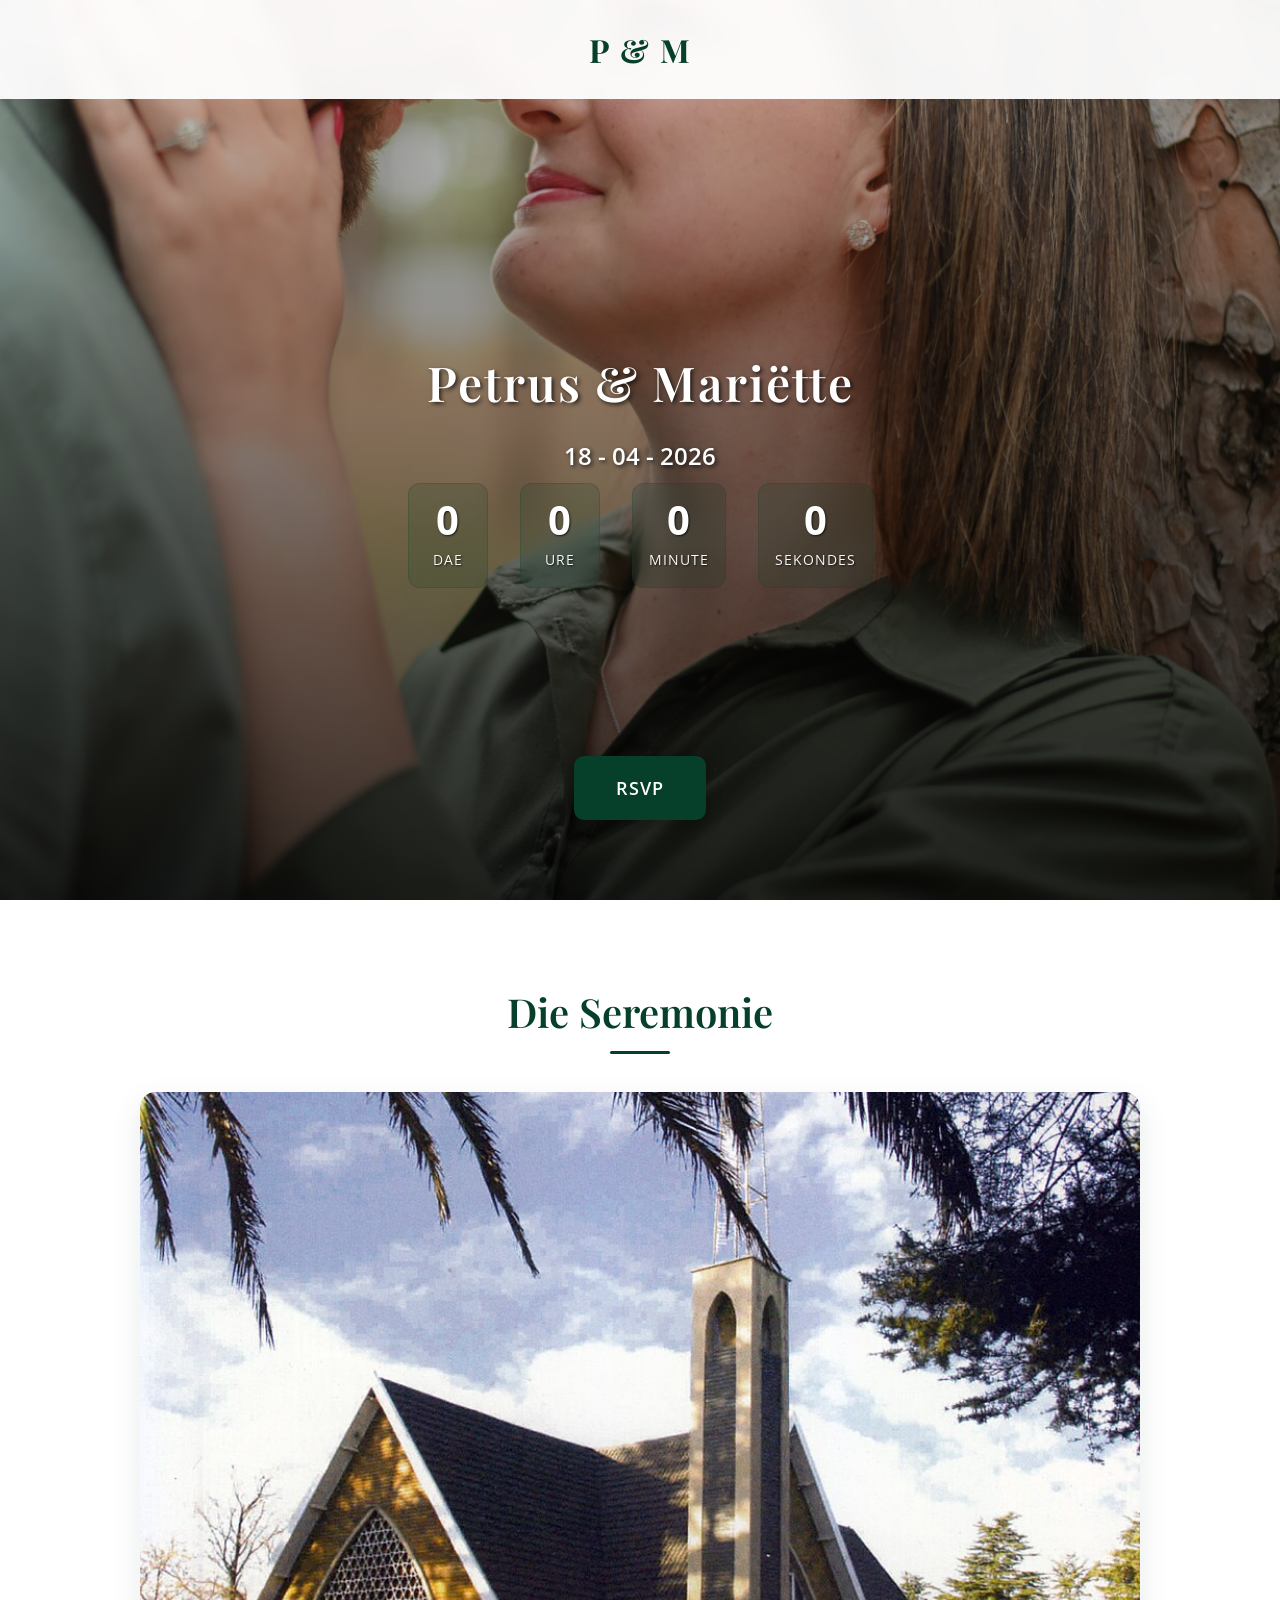
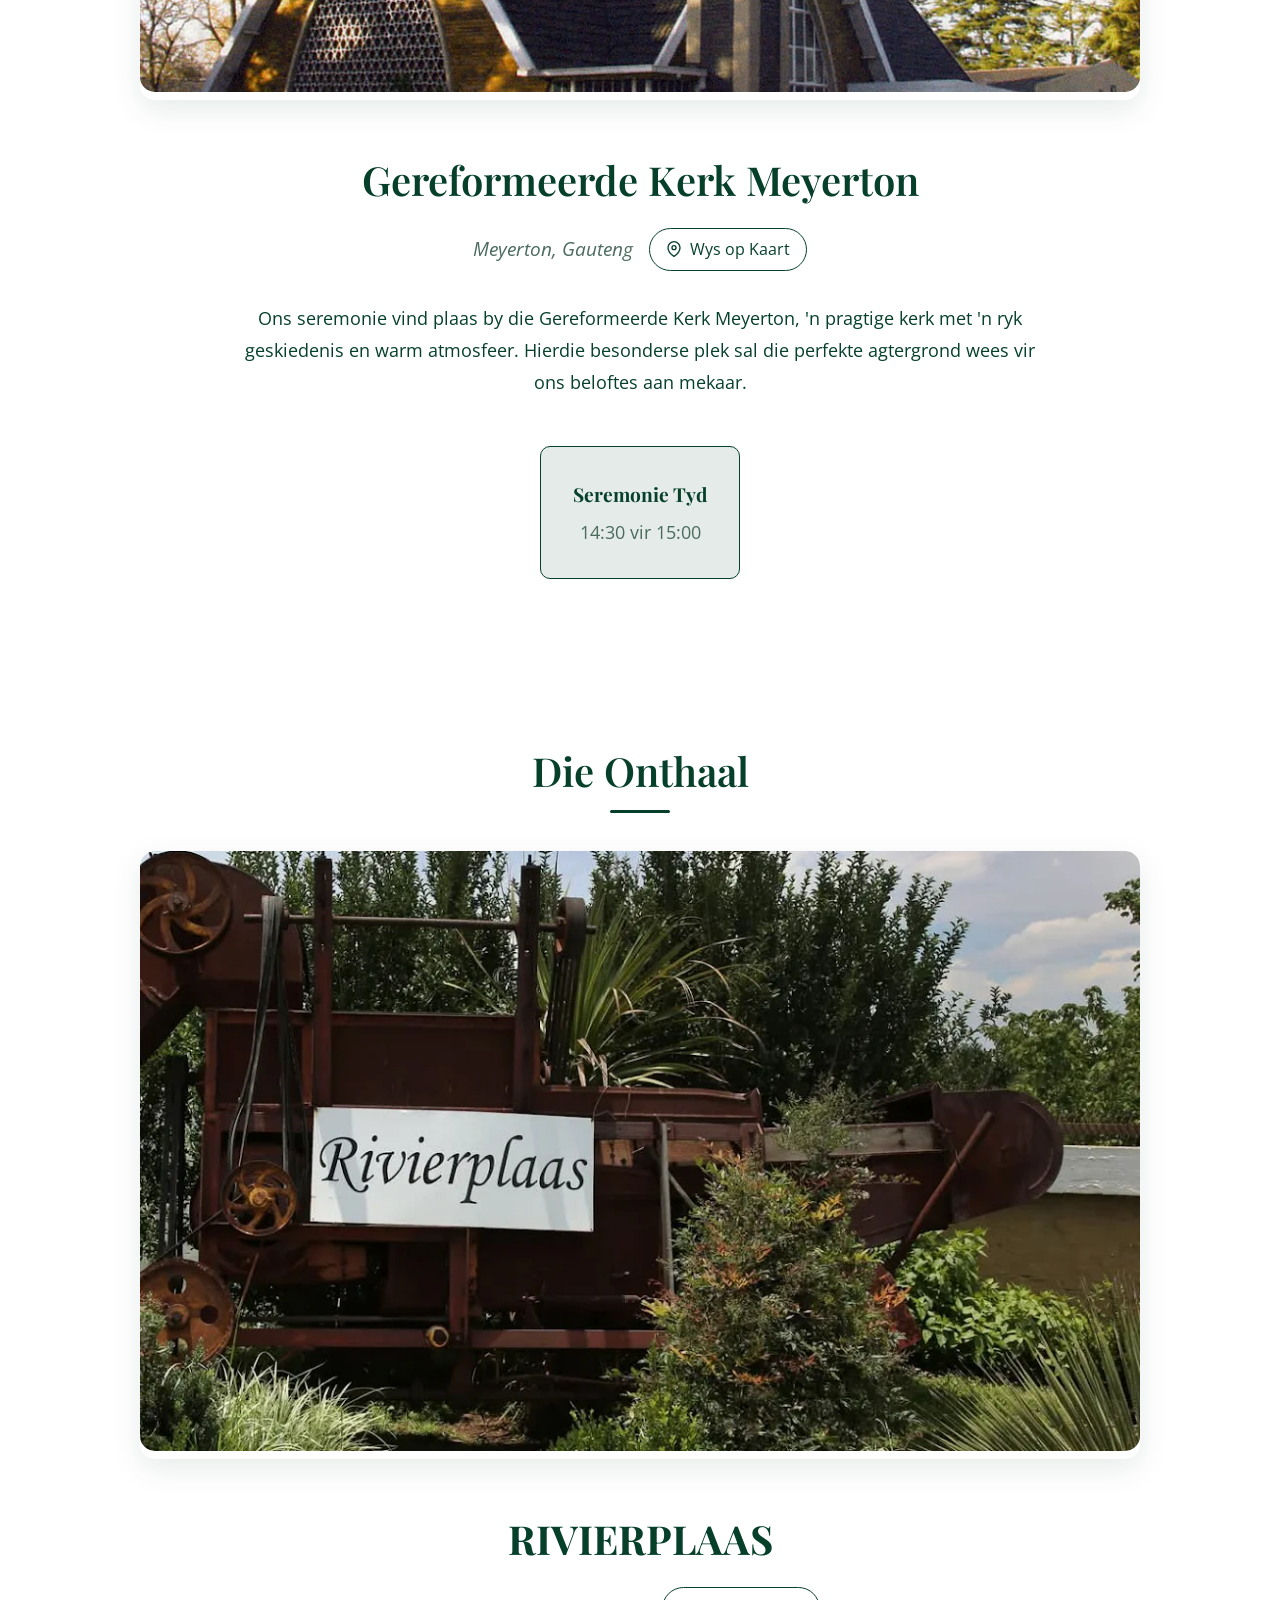
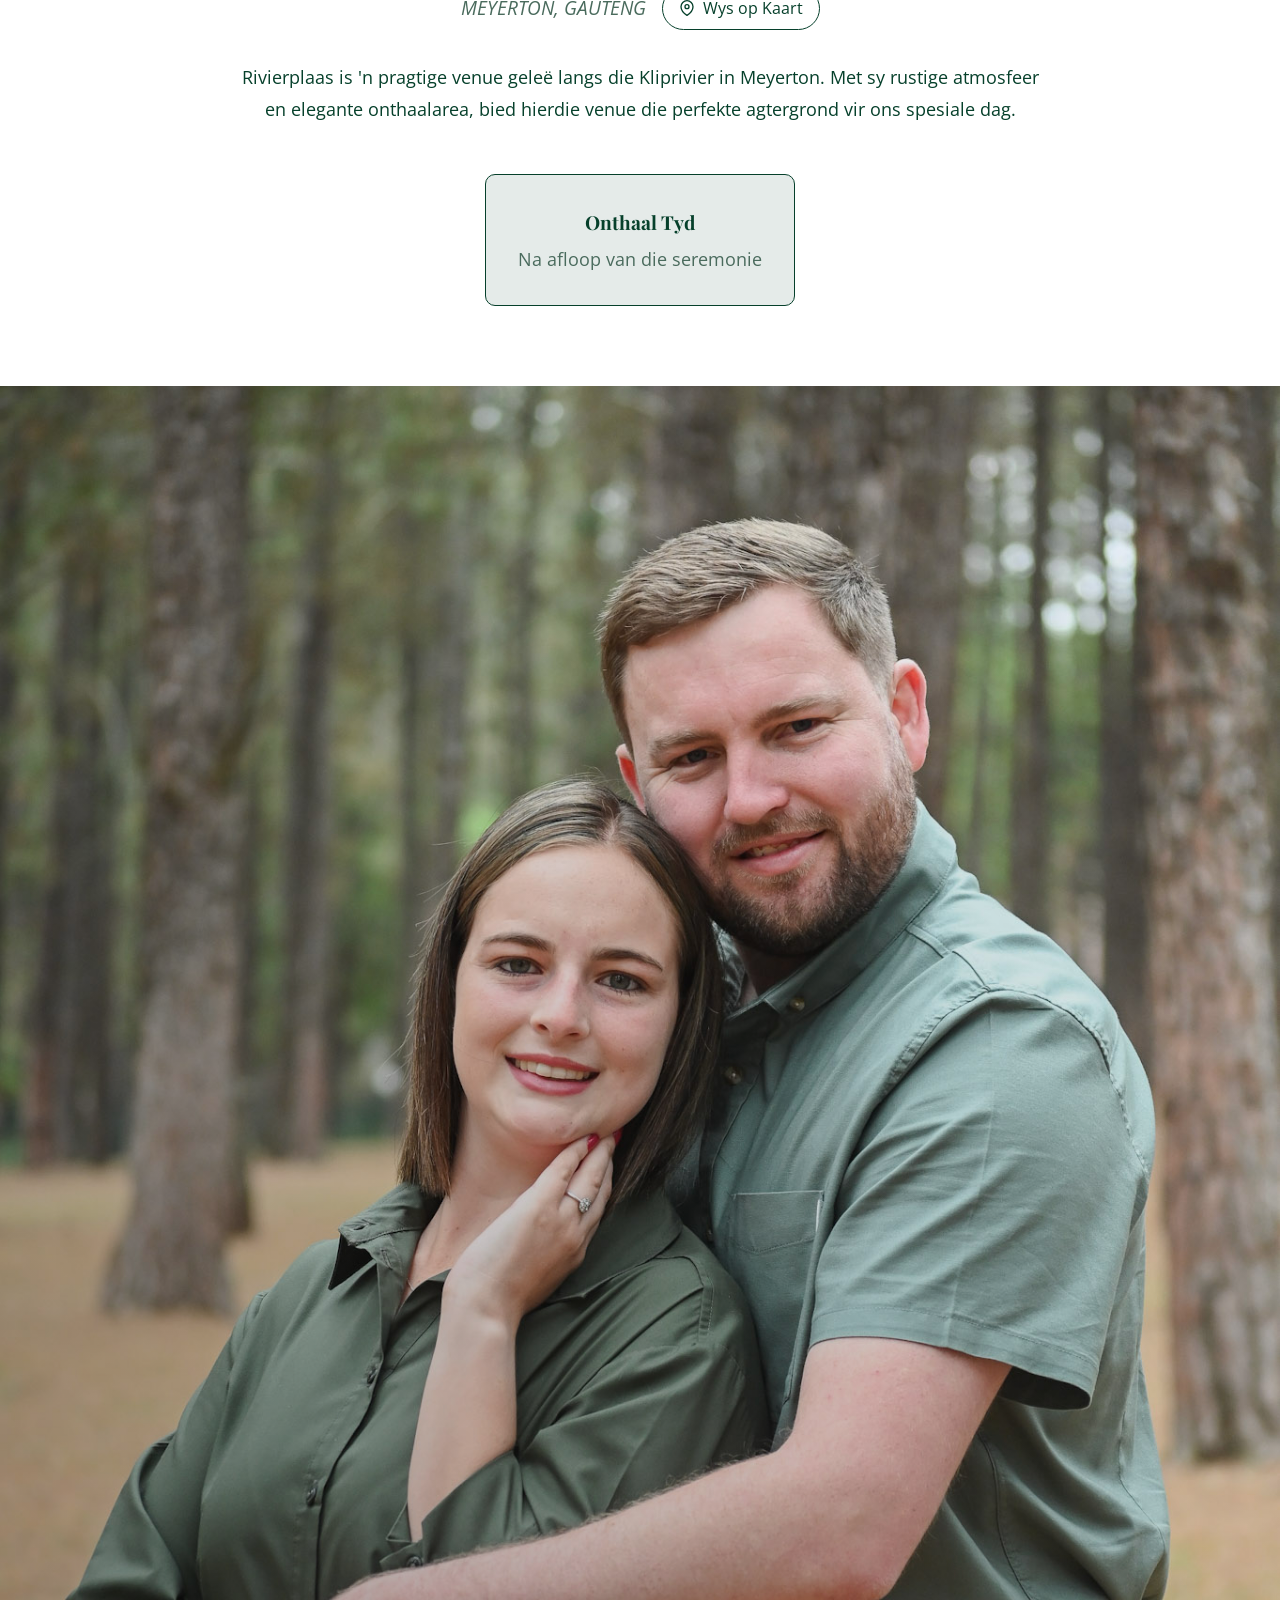
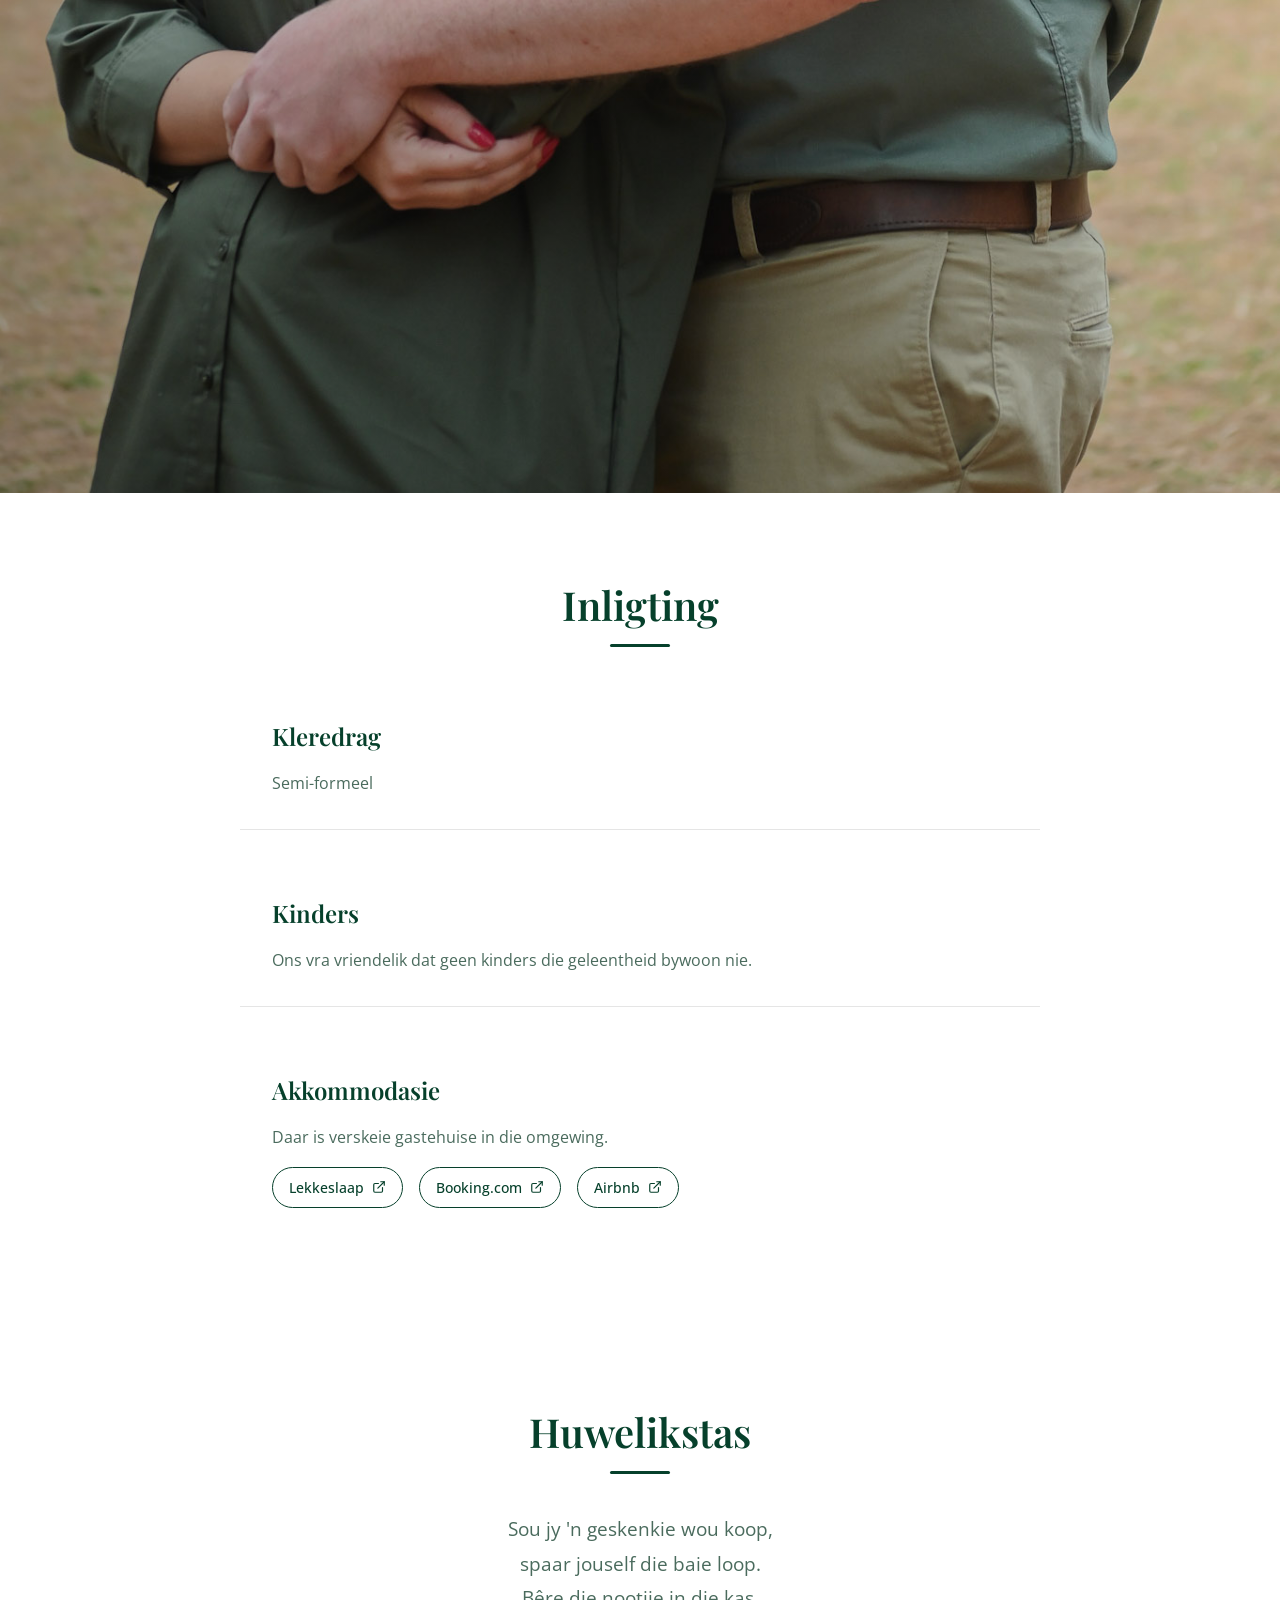
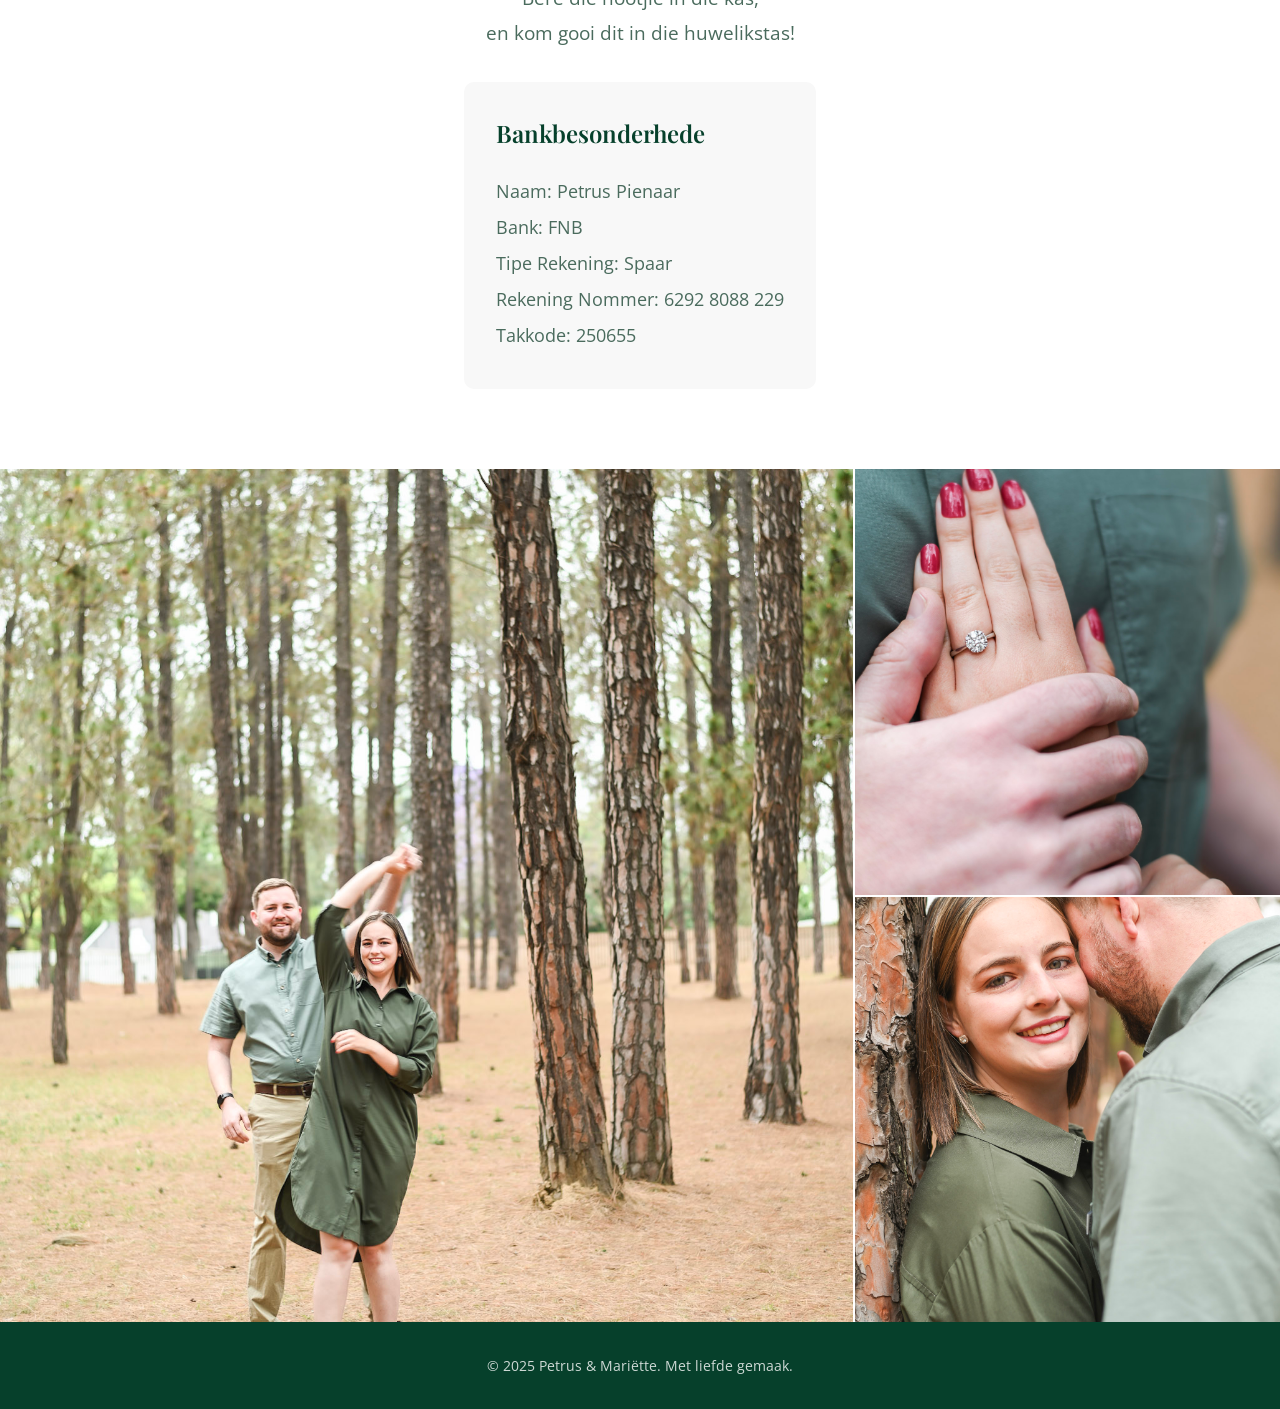
<file: index.html>
<!DOCTYPE html>
<html lang="af">
<head>
    <meta charset="UTF-8">
    <meta name="viewport" content="width=device-width, initial-scale=1.0">
    <title>Petrus & Mariëtte - 18 April 2026</title>
    <meta property="og:title" content="Petrus & Mariëtte se Troue - 18 April 2026">
    <meta property="og:description" content="Kom vier saam met ons op hierdie spesiale dag!">
    <meta property="og:image" content="https://petruspienaar14.github.io/petrus-mariette-troue/images/couple-photo.jpg">
    <meta property="og:url" content="https://petruspienaar14.github.io/petrus-mariette-troue/">
    <meta property="og:type" content="website">

    <!-- For WhatsApp specific preview -->
    <meta property="og:site_name" content="Petrus & Mariëtte se Troue">
    <meta property="og:image:width" content="1200">
    <meta property="og:image:height" content="630">
    <link rel="stylesheet" href="styles.css">
    <link href="https://fonts.googleapis.com/css2?family=Playfair+Display:wght@400;600;700&family=Open+Sans:wght@300;400;600&family=Dancing+Script:wght@400;600;700&display=swap" rel="stylesheet">
</head>
<body>
    <!-- Header -->
    <header class="site-header">
        <a href="#" class="header-logo">P & M</a>
    </header>

    <!-- Hero Section -->
    <section id="home" class="hero">
        <div class="hero-background"></div>
        <div class="hero-content">
            <div class="hero-text">
                <h2 class="couple-names">Petrus & Mariëtte</h2>
                <div class="wedding-date">18 - 04 - 2026</div>
                <div> </div>
                
                
                <!-- Countdown Timer -->
                <div class="countdown-container">
                    <div class="countdown-item">
                        <span class="countdown-number" id="days">0</span>
                        <span class="countdown-label">Dae</span>
                    </div>
                    <div class="countdown-item">
                        <span class="countdown-number" id="hours">0</span>
                        <span class="countdown-label">Ure</span>
                    </div>
                    <div class="countdown-item">
                        <span class="countdown-number" id="minutes">0</span>
                        <span class="countdown-label">Minute</span>
                    </div>
                    <div class="countdown-item">
                        <span class="countdown-number" id="seconds">0</span>
                        <span class="countdown-label">Sekondes</span>
                    </div>
                </div>
            </div>
        </div>
        
        <!-- RSVP Button at Bottom -->
        <div class="hero-bottom-actions">
            <a href="rsvp.html" class="rsvp-button">RSVP</a>
        </div>
        
        <div class="scroll-indicator">
            <div class="scroll-arrow"></div>
        </div>
    </section>

    <!-- Church Section -->
    <section id="church" class="church-section">
        <div class="container">
            <h2 class="section-title">Die Seremonie</h2>
            <div class="church-content">
                <div class="church-image">
                    <img src="images/church-photo.jpg" alt="Gereformeerde Kerk Meyerton" class="church-photo">
                </div>
                <div class="church-info">
                    <h3>Gereformeerde Kerk Meyerton</h3>
                    <div class="location-wrapper">
                        <p class="church-location">Meyerton, Gauteng</p>
                        <a href="https://www.google.com/maps/place/Gereformeerde+Kerk+-+Meyerton/@-26.5529525,28.0198269,16171m/data=!3m1!1e3!4m6!3m5!1s0x1e94fbfcae3d80f3:0x7cb3992ec13158bd!8m2!3d-26.5596939!4d28.023872!16s%2Fg%2F1vl91bxy?entry=ttu&g_ep=EgoyMDI1MTAwOC4wIKXMDSoASAFQAw%3D%3D" target="_blank" class="location-pin">
                            <svg xmlns="http://www.w3.org/2000/svg" viewBox="0 0 24 24" fill="none" stroke="currentColor" stroke-width="2" stroke-linecap="round" stroke-linejoin="round" class="pin-icon">
                                <path d="M21 10c0 7-9 13-9 13s-9-6-9-13a9 9 0 0 1 18 0z"></path>
                                <circle cx="12" cy="10" r="3"></circle>
                            </svg>
                            Wys op Kaart
                        </a>
                    </div>
                    <p class="church-description">
                        Ons seremonie vind plaas by die Gereformeerde Kerk Meyerton, 
                        'n pragtige kerk met 'n ryk geskiedenis en warm atmosfeer. 
                        Hierdie besonderse plek sal die perfekte agtergrond wees vir ons 
                        beloftes aan mekaar.
                    </p>
                    <div class="church-details">
                        <div class="church-detail">
                            <h4>Seremonie Tyd</h4>
                            <p>14:30 vir 15:00</p>
                        </div>
                    </div>
                </div>
            </div>
        </div>
    </section>

    <!-- Couple Photo 1 -->
    <div class="couple-photo couple-1">
        <div class="photo-background" style="background-image: url('images/couple-1.jpg')"></div>
        <div class="overlay"></div>
    </div>

    <!-- Venue Section -->
    <section id="venue" class="venue-section">
        <div class="container">
            <h2 class="section-title">Die Onthaal</h2>
            <div class="venue-content">
                <div class="venue-image">
                    <img src="images/venue-photo.jpg" alt="Rivierplaas Venue" class="venue-photo">
                </div>
                <div class="venue-info">
                    <h3 class="venue-name">RIVIERPLAAS</h3>
                    <div class="location-wrapper">
                        <p class="venue-address">MEYERTON, GAUTENG</p>
                        <a href="https://www.google.com/maps/place/Rivier+Plaas+Wedding+Venue/@-26.5361638,28.0865312,16174m/data=!3m1!1e3!4m6!3m5!1s0x1e94fbc717a97ecd:0x4896d70df898de6d!8m2!3d-26.5744816!4d28.039584!16s%2Fg%2F11cs9t0n2c?entry=ttu&g_ep=EgoyMDI1MTAwOC4wIKXMDSoASAFQAw%3D%3D" target="_blank" class="location-pin">
                            <svg xmlns="http://www.w3.org/2000/svg" viewBox="0 0 24 24" fill="none" stroke="currentColor" stroke-width="2" stroke-linecap="round" stroke-linejoin="round" class="pin-icon">
                                <path d="M21 10c0 7-9 13-9 13s-9-6-9-13a9 9 0 0 1 18 0z"></path>
                                <circle cx="12" cy="10" r="3"></circle>
                            </svg>
                            Wys op Kaart
                        </a>
                    </div>
                    <p class="venue-description">
                        Rivierplaas is 'n pragtige venue geleë langs die Kliprivier in Meyerton. 
                        Met sy rustige atmosfeer en elegante onthaalarea, 
                        bied hierdie venue die perfekte agtergrond vir ons spesiale dag.
                    </p>
                    <div class="venue-details">
                        <div class="venue-detail">
                            <h4>Onthaal Tyd</h4>
                            <p>Na afloop van die seremonie</p>
                        </div>
                    </div>
                </div>
            </div>
        </div>
    </section>

    <!-- Couple Photo 2 -->
    <div class="couple-photo couple-2">
        <div class="photo-container">
            <div class="photo-background" style="background-image: url('images/couple-2.jpg')">
                <div class="overlay gradient-overlay"></div>
            </div>
        </div>
    </div>

    <!-- Information Section -->
    <section id="information" class="information-section">
        <div class="container">
            <h2 class="section-title">Inligting</h2>
            <div class="info-content">
                <div class="info-block">
                    <h3>Kleredrag</h3>
                    <p>Semi-formeel</p>
                </div>
                
                <div class="info-block">
                    <h3>Kinders</h3>
                    <p>Ons vra vriendelik dat geen kinders die geleentheid bywoon nie.</p>
                </div>

                    <div class="info-block">
                        <h3>Akkommodasie</h3>
                        <p>Daar is verskeie gastehuise in die omgewing. <br>
                            <div class="accommodation-links">
                                <a href="https://www.lekkeslaap.co.za/accommodation-in/meyerton?start=2026-04-18&end=2026-04-19" target="_blank" class="accommodation-link">
                                    Lekkeslaap
                                    <svg xmlns="http://www.w3.org/2000/svg" viewBox="0 0 24 24" fill="none" stroke="currentColor" stroke-width="2" stroke-linecap="round" stroke-linejoin="round" class="external-link-icon">
                                        <path d="M18 13v6a2 2 0 0 1-2 2H5a2 2 0 0 1-2-2V8a2 2 0 0 1 2-2h6"></path>
                                        <polyline points="15 3 21 3 21 9"></polyline>
                                        <line x1="10" y1="14" x2="21" y2="3"></line>
                                    </svg>
                                </a>
                                <a href="https://www.booking.com/searchresults.html?ss=Meyerton&checkin=2026-04-18&checkout=2026-04-19&group_adults=2&no_rooms=1&group_children=0" target="_blank" class="accommodation-link">
                                    Booking.com
                                    <svg xmlns="http://www.w3.org/2000/svg" viewBox="0 0 24 24" fill="none" stroke="currentColor" stroke-width="2" stroke-linecap="round" stroke-linejoin="round" class="external-link-icon">
                                        <path d="M18 13v6a2 2 0 0 1-2 2H5a2 2 0 0 1-2-2V8a2 2 0 0 1 2-2h6"></path>
                                        <polyline points="15 3 21 3 21 9"></polyline>
                                        <line x1="10" y1="14" x2="21" y2="3"></line>
                                    </svg>
                                </a>
                                <a href="https://www.airbnb.co.za/s/Meyerton--Gauteng/homes?checkin=2026-04-18&checkout=2026-04-19" target="_blank" class="accommodation-link">
                                    Airbnb
                                    <svg xmlns="http://www.w3.org/2000/svg" viewBox="0 0 24 24" fill="none" stroke="currentColor" stroke-width="2" stroke-linecap="round" stroke-linejoin="round" class="external-link-icon">
                                        <path d="M18 13v6a2 2 0 0 1-2 2H5a2 2 0 0 1-2-2V8a2 2 0 0 1 2-2h6"></path>
                                        <polyline points="15 3 21 3 21 9"></polyline>
                                        <line x1="10" y1="14" x2="21" y2="3"></line>
                                    </svg>
                                </a>
                            </div>
                        </p>
                    </div>
            </div>
        </div>
    </section>

    <!-- Couple Photo 3 -->
    <div class="couple-photo couple-3">
        <div class="photo-background" style="background-image: url('images/couple-3.jpg')"></div>
        <div class="overlay vignette-overlay"></div>
    </div>

    <!-- Wishing Well Section -->
    <section id="wishing-well" class="wishing-well-section">
        <div class="container">
            <h2 class="section-title">Huwelikstas</h2>
            <div class="wishing-well-content">
                <p class="wishing-well-text">Sou jy 'n geskenkie wou koop,<br>
                spaar jouself die baie loop.<br>
                Bêre die nootjie in die kas,<br>
                en kom gooi dit in die huwelikstas!</p>
                <div class="bank-details">
                    <h3>Bankbesonderhede</h3>
                    <p>Naam: Petrus Pienaar</p>
                    <p>Bank: FNB</p>
                    <p>Tipe Rekening: Spaar</p>
                    <p>Rekening Nommer: 6292 8088 229</p>
                    <p>Takkode: 250655</p>
                </div>
            </div>
        </div>
    </section>

    <!-- Image Collage Section -->
    <section class="collage-section">
        <div class="collage-grid">
            <div class="collage-item large">
                <img src="images/collage-1.jpg" alt="Engagement Photo" loading="lazy">
            </div>
            <div class="collage-item">
                <img src="images/collage-2.jpg" alt="Couple Photo" loading="lazy">
            </div>
            <div class="collage-item">
                <img src="images/collage-3.jpg" alt="Couple Photo" loading="lazy">
            </div>
        </div>
    </section>

    <!-- Footer -->
    <footer class="footer">
        <div class="container">
            <p>&copy; 2025 Petrus & Mariëtte. Met liefde gemaak.</p>
        </div>
    </footer>

    <script src="script.js"></script>
</body>
</html>
</file>
<file: styles.css>
/* CSS Variables for Wedding Color Palette */
:root {
    --primary: #06402B;
    --primary-light: rgba(6, 64, 43, 0.9);
    --primary-fade: rgba(6, 64, 43, 0.1);
    --white: #ffffff;
    --off-white: #f8f8f8;
    --gray-light: #e5e5e5;
    --gray: #808080;
    --text-dark: #06402B;
    --text-light: #4A6B5D;
    --shadow: rgba(6, 64, 43, 0.1);
    --shadow-hover: rgba(6, 64, 43, 0.15);
}

/* Reset and Base Styles */
* {
    margin: 0;
    padding: 0;
    box-sizing: border-box;
}

body {
    font-family: 'Open Sans', sans-serif;
    line-height: 1.6;
    color: var(--text-dark);
    background-color: var(--white);
    overflow-x: hidden;
}

.container {
    max-width: 1200px;
    margin: 0 auto;
    padding: 0 20px;
}

/* Typography */
h1, h2, h3 {
    font-family: 'Playfair Display', serif;
    font-weight: 600;
    margin-bottom: 1rem;
}

.script-text {
    font-family: 'Dancing Script', cursive;
    font-size: 2.5rem;
    color: var(--primary);
    margin-bottom: 1rem;
}

.section-title {
    font-size: 2.5rem;
    text-align: center;
    color: var(--primary);
    margin-bottom: 3rem;
    position: relative;
}

.section-title::after {
    content: '';
    position: absolute;
    bottom: -10px;
    left: 50%;
    transform: translateX(-50%);
    width: 60px;
    height: 3px;
    background: var(--primary);
    border-radius: 2px;
}

/* Header */
.site-header {
    position: fixed;
    top: 0;
    width: 100%;
    background: rgba(255, 255, 255, 0.95);
    backdrop-filter: blur(10px);
    z-index: 1000;
    padding: 1.5rem 0;
    text-align: center;
    transition: all 0.3s ease;
}

.header-logo {
    font-family: 'Playfair Display', serif;
    font-size: 2rem;
    font-weight: 700;
    color: var(--primary);
    text-decoration: none;
    transition: color 0.3s ease;
    letter-spacing: 2px;
}

.header-logo:hover {
    color: var(--primary-light);
}

/* Hero Section */
.hero {
    min-height: 100vh;
    display: flex;
    align-items: center;
    justify-content: center;
    position: relative;
    padding-top: 80px;
    overflow: hidden;
}

.hero.no-nav {
    padding-top: 0;
}

.hero-background {
    position: absolute;
    top: 0;
    left: 0;
    width: 100%;
    height: 100%;
    background-image: url('images/couple-photo.jpg');
    background-size: cover;
    background-position: center;
    background-repeat: no-repeat;
    z-index: 1;
}

.hero-background::before {
    content: '';
    position: absolute;
    top: 0;
    left: 0;
    width: 100%;
    height: 100%;
    background: linear-gradient(to top, rgba(0, 0, 0, 0.8), rgba(0, 0, 0, 0.2));
    z-index: 2;
}

.hero-content {
    text-align: center;
    max-width: 600px;
    padding: 2rem;
    position: relative;
    z-index: 3;
}

.couple-names {
    font-size: 3rem;
    color: var(--white);
    margin-bottom: 1rem;
    letter-spacing: 2px;
    text-shadow: 2px 2px 4px rgba(0, 0, 0, 0.7);
}

.wedding-date {
    font-size: 1.5rem;
    color: var(--white);
    margin-bottom: 0.5rem;
    font-weight: 600;
    text-shadow: 2px 2px 4px rgba(0, 0, 0, 0.7);
}

.rsvp-deadline {
    font-size: 1.2rem;
    color: var(--off-white);
    margin-bottom: 2rem;
    font-weight: 500;
    text-shadow: 2px 2px 4px rgba(0, 0, 0, 0.7);
    font-style: italic;
}

.wedding-location {
    font-size: 1.2rem;
    color: var(--off-white);
    font-style: italic;
    text-shadow: 2px 2px 4px rgba(0, 0, 0, 0.7);
    margin-bottom: 3rem;
}

/* Countdown Timer - Mobile First */
.countdown-container {
    display: flex;
    justify-content: center;
    gap: 0.5rem;
    margin-bottom: 2rem;
}

.countdown-item {
    text-align: center;
    background: rgba(6, 64, 43, 0.15);
    backdrop-filter: blur(10px);
    border-radius: 8px;
    padding: 0.5rem;
    min-width: 60px;
    border: 1px solid rgba(6, 64, 43, 0.2);
}

.countdown-number {
    display: block;
    font-size: 1.5rem;
    font-weight: 700;
    color: var(--white);
    text-shadow: 1px 1px 2px rgba(0, 0, 0, 0.7);
    line-height: 1;
}

.countdown-label {
    display: block;
    font-size: 0.7rem;
    color: var(--off-white);
    text-shadow: 1px 1px 2px rgba(0, 0, 0, 0.7);
    margin-top: 0.25rem;
    text-transform: uppercase;
    letter-spacing: 0.5px;
}

/* Tablet and Desktop styles */
@media (min-width: 768px) {
    .countdown-container {
        gap: 2rem;
        margin-bottom: 3rem;
    }

    .countdown-item {
        padding: 1rem;
        min-width: 80px;
        border-radius: 12px;
    }

    .countdown-number {
        font-size: 2.5rem;
    }

    .countdown-label {
        font-size: 0.9rem;
        margin-top: 0.5rem;
        letter-spacing: 1px;
    }
}

/* Hero Bottom Actions */
.hero-bottom-actions {
    position: absolute;
    bottom: 80px;
    left: 50%;
    transform: translateX(-50%);
    z-index: 3;
}

.rsvp-button {
    display: inline-block;
    background: var(--primary);
    color: var(--white);
    padding: 1rem 2.5rem;
    border-radius: 10px;
    text-decoration: none;
    font-size: 1.1rem;
    font-weight: 600;
    text-transform: uppercase;
    letter-spacing: 1px;
    transition: all 0.3s ease;
    box-shadow: 0 5px 15px rgba(0, 0, 0, 0.3);
    border: 2px solid var(--primary);
}

.rsvp-button:hover {
    background: var(--white);
    color: var(--primary);
    transform: translateY(-3px);
    box-shadow: 0 8px 25px rgba(0, 0, 0, 0.4);
}

.scroll-indicator {
    position: absolute;
    bottom: 30px;
    left: 50%;
    transform: translateX(-50%);
    animation: bounce 2s infinite;
}

.scroll-arrow {
    width: 20px;
    height: 20px;
    border-right: 2px solid var(--white);
    border-bottom: 2px solid var(--white);
    transform: rotate(45deg);
}

@keyframes bounce {
    0%, 20%, 50%, 80%, 100% {
        transform: translateX(-50%) translateY(0);
    }
    40% {
        transform: translateX(-50%) translateY(-10px);
    }
    60% {
        transform: translateX(-50%) translateY(-5px);
    }
}

/* Location Pin Styles */
.location-wrapper {
    display: flex;
    align-items: center;
    justify-content: center;
    gap: 1rem;
    margin-bottom: 2rem;
}

.location-pin {
    display: flex;
    align-items: center;
    gap: 0.5rem;
    color: var(--primary);
    text-decoration: none;
    font-size: 1rem;
    padding: 0.5rem 1rem;
    border: 1px solid var(--primary);
    border-radius: 50px;
    transition: all 0.3s ease;
}

.location-pin:hover {
    background: var(--primary);
    color: var(--white);
}

.pin-icon {
    width: 16px;
    height: 16px;
}

/* Shared Section Styles */
.section-content {
    display: flex;
    flex-direction: column;
    gap: 3rem;
    max-width: 1000px;
    margin: 0 auto;
}

.location-text {
    font-size: 1.2rem;
    color: var(--text-light);
    font-style: italic;
}

/* Church Section */
.church-section {
    padding: 5rem 0;
    background: var(--white);
}

.church-content {
    display: flex;
    flex-direction: column;
    gap: 3rem;
    max-width: 1000px;
    margin: 0 auto;
}

.church-image {
    width: 100%;
    margin: 0 auto;
    background: var(--white);
    border-radius: 15px;
    overflow: hidden;
    box-shadow: 0 10px 30px var(--shadow);
}

.church-photo {
    width: 100%;
    height: auto;
    min-height: 300px;
    max-height: 600px;
    object-fit: cover;
    border-radius: 15px;
    transition: transform 0.3s ease;
}

.church-photo:hover {
    transform: scale(1.02);
}

.church-info {
    text-align: center;
    padding: 0 1rem;
}

.church-info h3 {
    font-size: 2.5rem;
    color: var(--primary);
    margin-bottom: 1rem;
    font-family: 'Playfair Display', serif;
}

.church-location {
    font-size: 1.2rem;
    color: var(--text-light);
    font-style: italic;
}

.church-description {
    font-size: 1.1rem;
    line-height: 1.8;
    color: var(--text-dark);
    margin-bottom: 3rem;
    max-width: 800px;
    margin-left: auto;
    margin-right: auto;
}

.church-details {
    display: flex;
    justify-content: center;
    gap: 2rem;
}

.church-detail {
    background: var(--primary-fade);
    padding: 2rem;
    border-radius: 10px;
    text-align: center;
    border: 1px solid var(--primary);
}

.church-detail h4 {
    color: var(--primary);
    font-size: 1.2rem;
    margin-bottom: 0.5rem;
    font-family: 'Playfair Display', serif;
}

.church-detail p {
    color: var(--text-light);
    font-size: 1.1rem;
}

/* Venue Section */
.venue-section {
    padding: 5rem 0;
    background: var(--white);
}

.venue-content {
    display: flex;
    flex-direction: column;
    gap: 3rem;
    max-width: 1000px;
    margin: 0 auto;
}

.venue-image {
    width: 100%;
    margin: 0 auto;
    background: var(--white);
    border-radius: 15px;
    overflow: hidden;
    box-shadow: 0 10px 30px var(--shadow);
}

.venue-photo {
    width: 100%;
    height: auto;
    min-height: 300px;
    max-height: 600px;
    object-fit: cover;
    border-radius: 15px;
    transition: transform 0.3s ease;
}

.venue-photo:hover {
    transform: scale(1.02);
}

.venue-info {
    text-align: center;
    padding: 0 1rem;
}

.venue-name {
    font-size: 2.5rem;
    font-weight: 700;
    color: var(--primary);
    margin-bottom: 1rem;
    font-family: 'Playfair Display', serif;
}

.venue-address {
    font-size: 1.2rem;
    color: var(--text-light);
    font-style: italic;
}

.venue-description {
    font-size: 1.1rem;
    line-height: 1.8;
    color: var(--text-dark);
    margin-bottom: 3rem;
    max-width: 800px;
    margin-left: auto;
    margin-right: auto;
}

.venue-details {
    display: flex;
    justify-content: center;
    gap: 2rem;
}

.venue-detail {
    background: var(--primary-fade);
    padding: 2rem;
    border-radius: 10px;
    text-align: center;
    border: 1px solid var(--primary);
}

.venue-detail h4 {
    color: var(--primary);
    font-size: 1.2rem;
    margin-bottom: 0.5rem;
    font-family: 'Playfair Display', serif;
}

.venue-detail p {
    color: var(--text-light);
    font-size: 1.1rem;
}

/* Mobile styles */
@media (max-width: 768px) {
    .location-wrapper {
        flex-direction: column;
        gap: 0.5rem;
    }

    .location-pin {
        font-size: 0.9rem;
        padding: 0.4rem 0.8rem;
    }

    .pin-icon {
        width: 14px;
        height: 14px;
    }

    .church-info h3,
    .venue-name {
        font-size: 2rem;
    }

    .church-photo,
    .venue-photo {
        min-height: 200px;
    }

    .church-description {
        font-size: 1rem;
        padding: 0 1rem;
    }

    .church-detail,
    .venue-info-block {
        padding: 1.5rem;
    }

    .venue-description {
        font-size: 1rem;
        padding: 0 1rem;
    }

    .venue-detail {
        padding: 1.5rem;
    }

    .venue-detail h4 {
        font-size: 1.2rem;
    }

    .venue-detail p {
        font-size: 1rem;
    }
}

/* Information Section */
.information-section {
    padding: 5rem 0;
    background: var(--white);
}

.info-content {
    max-width: 800px;
    margin: 0 auto;
    display: flex;
    flex-direction: column;
    gap: 2rem;
}

.info-block {
    padding: 2rem;
    border-bottom: 1px solid var(--gray-light);
    text-align: left;
}

.info-block:last-child {
    border-bottom: none;
}

.info-block h3 {
    font-size: 1.5rem;
    color: var(--primary);
    margin-bottom: 1rem;
    font-family: 'Playfair Display', serif;
}

.info-block p {
    color: var(--text-light);
    line-height: 1.6;
}

.accommodation-links {
    display: flex;
    flex-wrap: wrap;
    gap: 1rem;
    margin-top: 1rem;
}

.accommodation-link {
    display: inline-flex;
    align-items: center;
    gap: 0.5rem;
    color: var(--primary);
    text-decoration: none;
    font-weight: 500;
    transition: all 0.3s ease;
    padding: 0.5rem 1rem;
    border: 1px solid var(--primary);
    border-radius: 50px;
    font-size: 0.9rem;
}

.accommodation-link:hover {
    background: var(--primary);
    color: var(--white);
}

.external-link-icon {
    width: 14px;
    height: 14px;
}

@media (max-width: 768px) {
    .accommodation-links {
        justify-content: center;
    }
    
    .accommodation-link {
        font-size: 0.85rem;
        padding: 0.4rem 0.8rem;
    }
    
    .external-link-icon {
        width: 12px;
        height: 12px;
    }
}

/* Schedule Section */
.schedule-section {
    padding: 5rem 0;
    background: var(--white);
}

.schedule-content {
    max-width: 600px;
    margin: 0 auto;
    display: flex;
    flex-direction: column;
    gap: 2rem;
}

.schedule-block {
    display: flex;
    align-items: center;
    gap: 2rem;
    padding: 1.5rem;
    border-bottom: 1px solid var(--gray-light);
}

.schedule-block:last-child {
    border-bottom: none;
}

.schedule-block .time {
    font-size: 1.5rem;
    color: var(--primary);
    font-family: 'Playfair Display', serif;
    min-width: 100px;
}

.schedule-block .event {
    font-size: 1.2rem;
    color: var(--text-light);
}

/* Couple Photos */
.couple-photo {
    display: none; /* Hidden by default on desktop */
}

.photo-background {
    position: absolute;
    top: 0;
    left: 0;
    width: 100%;
    height: 100%;
    background-size: cover;
    background-position: center;
    background-repeat: no-repeat;
    transition: transform 6s ease;
}

.overlay {
    position: absolute;
    top: 0;
    left: 0;
    width: 100%;
    height: 100%;
}

/* Couple Photo 1 - Fade effect */
.couple-1 .overlay {
    background: linear-gradient(to bottom, rgba(0, 0, 0, 0.1), rgba(0, 0, 0, 0.3));
}

.couple-1 .photo-background {
    transform: scale(1.05);
}

.couple-1:hover .photo-background {
    transform: scale(1);
}

/* Couple Photo 2 - Full width with 3:4 ratio */
.couple-2 {
    display: flex;
    justify-content: center;
    align-items: center;
    background: var(--white);
}

.couple-2 {
    position: relative;
    width: 100%;
    padding-top: 133.33%; /* 3:4 aspect ratio */
    overflow: hidden;
}

.couple-2 .photo-container {
    position: absolute;
    top: 0;
    left: 0;
    width: 100%;
    height: 100%;
}

.couple-2 .photo-background {
    position: absolute;
    top: 0;
    left: 0;
    width: 100%;
    height: 100%;
    transform: scale(1);
    object-fit: cover;
}

.couple-2:hover .photo-background {
    transform: scale(1.1);
}

.couple-2 .gradient-overlay {
    background: linear-gradient(45deg, rgba(0, 0, 0, 0.4), transparent);
}

@media (max-width: 768px) {
    .couple-2 {
        padding-top: 133.33%; /* Maintain 3:4 ratio */
    }
}

@media (max-width: 480px) {
    .couple-2 {
        padding-top: 133.33%; /* Maintain 3:4 ratio */
    }
}

/* Couple Photo 3 - Vignette effect */
.couple-3 .vignette-overlay {
    background: radial-gradient(circle, transparent 50%, rgba(0, 0, 0, 0.3) 100%);
}

.couple-3 .photo-background {
    transform: scale(1);
    transition: transform 8s ease;
}

.couple-3:hover .photo-background {
    transform: scale(1.15);
}

/* Portrait Fullscreen Photo */
.fullscreen-photo.portrait {
    position: relative;
    width: 100%;
    height: 100vh;
    overflow: hidden;
    background: var(--white);
}

.portrait-container {
    width: 100%;
    height: 100%;
    position: relative;
}

.portrait-photo {
    width: 100%;
    height: 100%;
    object-fit: cover;
    transition: transform 6s ease;
}

.fullscreen-photo.portrait:hover .portrait-photo {
    transform: scale(1.1);
}

@media (max-width: 768px) {
    .fullscreen-photo.portrait {
        height: 60vh;
        display: flex;
        justify-content: center;
        align-items: center;
    }

    .portrait-container {
        height: 60vh;
        width: 45vh; /* 3:4 ratio */
        max-width: 100%;
    }
}

@media (max-width: 480px) {
    .fullscreen-photo.portrait {
        height: 50vh;
    }

    .portrait-container {
        height: 50vh;
        width: 37.5vh; /* 3:4 ratio */
    }
}


/* Wishing Well Section */
.wishing-well-section {
    padding: 5rem 0;
    background: var(--white);
}

.wishing-well-content {
    max-width: 700px;
    margin: 0 auto;
    text-align: center;
}

.wishing-well-text {
    font-size: 1.2rem;
    color: var(--text-light);
    margin-bottom: 2rem;
    line-height: 1.8;
}

.wishing-well-poem {
    font-family: 'Dancing Script', cursive;
    font-size: 1.5rem;
    color: var(--primary);
    margin-bottom: 3rem;
    line-height: 1.6;
    text-align: center;
}

.bank-details {
    background: var(--off-white);
    padding: 2rem;
    border-radius: 10px;
    display: inline-block;
    text-align: left;
}

.bank-details h3 {
    color: var(--primary);
    font-size: 1.5rem;
    margin-bottom: 1.5rem;
    font-family: 'Playfair Display', serif;
}

.bank-details p {
    color: var(--text-light);
    margin-bottom: 0.5rem;
    font-size: 1.1rem;
}

/* Timeline Section */
.timeline-section {
    padding: 5rem 0;
    background: var(--white);
}

.timeline-header {
    text-align: center;
    margin-bottom: 4rem;
}

.timeline-title {
    font-family: 'Playfair Display', serif;
    font-size: 3rem;
    font-weight: 600;
    color: var(--text-dark);
    margin: 0;
    letter-spacing: 2px;
}

.timeline-subtitle {
    font-family: 'Playfair Display', serif;
    font-size: 2.5rem;
    font-weight: 400;
    color: var(--text-dark);
    margin: 0;
    letter-spacing: 2px;
}

.timeline-container {
    position: relative;
    max-width: 800px;
    margin: 0 auto;
    padding: 2rem 0;
}

.timeline-line {
    position: absolute;
    left: 50%;
    top: 0;
    bottom: 0;
    width: 3px;
    background: var(--primary);
    transform: translateX(-50%);
}

.timeline-event {
    position: relative;
    margin-bottom: 3rem;
    display: flex;
    align-items: center;
    justify-content: center;
}

.timeline-event.left {
    justify-content: flex-end;
    padding-right: 50%;
}

.timeline-event.right {
    justify-content: flex-start;
    padding-left: 50%;
}

.event-content {
    background: var(--white);
    padding: 1.5rem 2rem;
    border-radius: 10px;
    box-shadow: 0 5px 15px var(--shadow);
    max-width: 300px;
    text-align: center;
    display: flex;
    align-items: center;
    gap: 1rem;
}

.event-text {
    text-align: left;
}

.event-time {
    font-size: 1.2rem;
    font-weight: 700;
    color: var(--text-dark);
    margin-bottom: 0.5rem;
}

.event-description {
    font-size: 0.9rem;
    font-weight: 500;
    color: var(--text-light);
    letter-spacing: 1px;
    text-transform: uppercase;
}

.event-icon {
    font-size: 2rem;
    width: 60px;
    height: 60px;
    background: var(--white);
    border: 2px solid var(--primary);
    border-radius: 50%;
    display: flex;
    align-items: center;
    justify-content: center;
    position: relative;
    z-index: 2;
    box-shadow: 0 3px 10px var(--shadow);
    flex-shrink: 0;
}

.event-connector {
    position: absolute;
    top: 50%;
    width: 30px;
    height: 2px;
    background: var(--primary);
    border-style: dashed;
    border-width: 0 0 2px 0;
    z-index: 1;
}

.timeline-event.left .event-connector {
    right: -15px;
    transform: translateY(-50%);
}

.timeline-event.right .event-connector {
    left: -15px;
    transform: translateY(-50%);
}

.timeline-footer {
    text-align: center;
    margin-top: 4rem;
    padding-top: 2rem;
    border-top: 1px solid var(--gray-light);
}

.couple-signature {
    font-family: 'Dancing Script', cursive;
    font-size: 2.5rem;
    color: var(--primary);
    font-weight: 600;
}

/* Details Section */
.details-section {
    padding: 5rem 0;
    background: var(--white);
}

.details-grid {
    display: grid;
    grid-template-columns: repeat(auto-fit, minmax(250px, 1fr));
    gap: 2rem;
    margin-top: 3rem;
}

.detail-card {
    background: var(--white);
    padding: 2rem;
    border-radius: 15px;
    text-align: center;
    box-shadow: 0 10px 30px var(--shadow);
    transition: transform 0.3s ease, box-shadow 0.3s ease;
}

.detail-card:hover {
    transform: translateY(-10px);
    box-shadow: 0 20px 40px var(--shadow-hover);
}

.detail-icon {
    font-size: 3rem;
    margin-bottom: 1rem;
}

.detail-card h3 {
    color: var(--primary);
    margin-bottom: 1rem;
}

.detail-card p {
    color: var(--text-light);
    margin-bottom: 0.5rem;
}

/* Image Collage Section */
.collage-section {
    padding: 0;
    background: var(--white);
}

.collage-grid {
    display: grid;
    grid-template-columns: repeat(3, 1fr);
    gap: 2px;
    background: var(--white);
}

.collage-item {
    position: relative;
    overflow: hidden;
    aspect-ratio: 1;
}

.collage-item.large {
    grid-column: span 2;
    grid-row: span 2;
}

.collage-item img {
    width: 100%;
    height: 100%;
    object-fit: cover;
    transition: transform 0.5s ease;
}

.collage-item:hover img {
    transform: scale(1.05);
}

.rsvp-collage-link {
    display: flex;
    flex-direction: column;
    justify-content: center;
    align-items: center;
    width: 100%;
    height: 100%;
    background: var(--primary);
    color: var(--white);
    text-decoration: none;
    text-align: center;
    transition: all 0.3s ease;
}

.rsvp-collage-link span:first-child {
    font-size: 2rem;
    font-family: 'Playfair Display', serif;
    margin-bottom: 0.5rem;
}

.rsvp-collage-link .rsvp-deadline {
    font-size: 0.9rem;
    opacity: 0.8;
}

.rsvp-collage-link:hover {
    background: var(--white);
    color: var(--primary);
    outline: 2px solid var(--primary);
}

@media (max-width: 768px) {
    .collage-grid {
        grid-template-columns: repeat(2, 1fr);
    }
    
    .collage-item.large {
        grid-column: span 2;
        grid-row: span 1;
    }
}

@media (max-width: 480px) {
    .collage-grid {
        grid-template-columns: 1fr;
        gap: 1px;
    }
    
    .collage-item.large {
        grid-column: span 1;
    }
}

/* RSVP Page */
.rsvp-page {
    padding: 8rem 0 5rem;
    background: var(--off-white);
}

.rsvp-deadline-text {
    text-align: center;
    font-size: 1.1rem;
    color: var(--text-light);
    margin-bottom: 3rem;
    font-style: italic;
}

.rsvp-subtitle {
    text-align: center;
    font-size: 1.2rem;
    color: var(--text-light);
    margin-bottom: 3rem;
}

.rsvp-form {
    max-width: 600px;
    margin: 0 auto;
    background: var(--white);
    padding: 3rem;
    border-radius: 20px;
    box-shadow: 0 20px 40px var(--shadow);
    border: 2px solid var(--gray-light);
}

.form-group {
    margin-bottom: 2rem;
}

.form-group label {
    display: block;
    margin-bottom: 0.5rem;
    font-weight: 600;
    color: var(--text-dark);
}

.form-group input,
.form-group select,
.form-group textarea {
    width: 100%;
    padding: 1rem;
    border: 2px solid var(--gray-light);
    border-radius: 10px;
    font-size: 1rem;
    transition: border-color 0.3s ease, box-shadow 0.3s ease;
    background: var(--white);
}

.form-group input:focus,
.form-group select:focus,
.form-group textarea:focus {
    outline: none;
    border-color: var(--primary);
    box-shadow: 0 0 0 3px rgba(45, 80, 22, 0.1);
}

.radio-group {
    display: flex;
    flex-direction: column;
    gap: 1rem;
}

.radio-label {
    display: flex;
    align-items: center;
    cursor: pointer;
    font-weight: normal;
}

.radio-label input[type="radio"] {
    display: none;
}

.radio-custom {
    width: 20px;
    height: 20px;
    border: 2px solid var(--gray-light);
    border-radius: 50%;
    margin-right: 1rem;
    position: relative;
    transition: all 0.3s ease;
}

.radio-label input[type="radio"]:checked + .radio-custom {
    border-color: var(--primary);
    background: var(--primary);
}

.radio-label input[type="radio"]:checked + .radio-custom::after {
    content: '';
    position: absolute;
    top: 50%;
    left: 50%;
    transform: translate(-50%, -50%);
    width: 8px;
    height: 8px;
    background: var(--white);
    border-radius: 50%;
}

.submit-btn {
    width: 100%;
    padding: 1.2rem;
    background: var(--primary);
    color: var(--white);
    border: none;
    border-radius: 10px;
    font-size: 1.1rem;
    font-weight: 600;
    cursor: pointer;
    transition: all 0.3s ease;
}

.submit-btn:hover {
    background: var(--primary-light);
    transform: translateY(-2px);
    box-shadow: 0 10px 20px var(--shadow);
}

.rsvp-success {
    text-align: center;
    padding: 3rem;
    background: var(--white);
    border-radius: 20px;
    box-shadow: 0 20px 40px var(--shadow);
    border: 2px solid var(--gray-light);
}

.rsvp-success h3 {
    color: var(--primary);
    font-size: 2rem;
    margin-bottom: 1rem;
}

.rsvp-success p {
    color: var(--text-light);
    font-size: 1.1rem;
}

/* Footer */
.footer {
    background: var(--primary);
    color: var(--white);
    text-align: center;
    padding: 2rem 0;
}

.footer p {
    font-size: 0.9rem;
    opacity: 0.8;
}

/* Mobile Responsive Design */
@media (max-width: 768px) {
    .couple-photo {
        display: block;
        position: relative;
        width: 100%;
        height: 60vh;
        overflow: hidden;
    }

    .rsvp-deadline {
        font-size: 1rem;
        margin-bottom: 1.5rem;
    }

    .nav-menu {
        position: fixed;
        left: -100%;
        top: 70px;
        flex-direction: column;
        background-color: var(--white);
        width: 100%;
        text-align: center;
        transition: 0.3s;
        box-shadow: 0 10px 27px var(--shadow);
        padding: 2rem 0;
    }

    .nav-menu.active {
        left: 0;
    }

    .hamburger {
        display: flex;
    }

    .hamburger.active span:nth-child(2) {
        opacity: 0;
    }

    .hamburger.active span:nth-child(1) {
        transform: translateY(8px) rotate(45deg);
    }

    .hamburger.active span:nth-child(3) {
        transform: translateY(-8px) rotate(-45deg);
    }

    .section-title {
        font-size: 2rem;
    }

    /* Venue Section Mobile */
    .venue-name {
        font-size: 2rem;
    }

    .venue-info-block {
        padding: 1.5rem;
    }

    .venue-info-block h3 {
        font-size: 1.3rem;
    }

    /* Information Section Mobile */
    .info-block {
        padding: 1.5rem;
    }

    .info-block h3 {
        font-size: 1.3rem;
    }

    /* Schedule Section Mobile */
    .schedule-block {
        padding: 1.5rem;
        gap: 1.5rem;
    }

    .schedule-block .time {
        font-size: 1.3rem;
        min-width: 80px;
    }

    .schedule-block .event {
        font-size: 1.1rem;
    }

    /* Wishing Well Section Mobile */
    .wishing-well-text {
        font-size: 1.1rem;
        margin-bottom: 2rem;
    }

    .bank-details {
        padding: 1.5rem;
        width: 100%;
    }

    .bank-details h3 {
        font-size: 1.3rem;
    }

    .bank-details p {
        font-size: 1rem;
    }

    /* RSVP Section Mobile */
    .rsvp-form {
        padding: 1.5rem;
        margin: 0 1rem;
    }

    .radio-group {
        gap: 0.5rem;
    }
}

@media (max-width: 480px) {
    .couple-photo {
        height: 50vh;
    }

    .container {
        padding: 0 15px;
    }

    .section-title {
        font-size: 1.8rem;
    }

    /* Venue Section Small Mobile */
    .venue-name {
        font-size: 1.8rem;
    }

    .venue-info-block {
        padding: 1.2rem;
    }

    /* Information Section Small Mobile */
    .info-block {
        padding: 1.2rem;
    }

    /* Schedule Section Small Mobile */
    .schedule-block {
        padding: 1.2rem;
        gap: 1rem;
        flex-direction: column;
        text-align: center;
    }

    .schedule-block .time {
        min-width: auto;
    }

    /* Wishing Well Section Small Mobile */
    .bank-details {
        padding: 1.2rem;
    }

    /* RSVP Section Small Mobile */
    .rsvp-form {
        padding: 1.2rem;
    }
}

/* Smooth scrolling */
html {
    scroll-behavior: smooth;
}


/* Form validation styles */
.form-group input:invalid:not(:placeholder-shown) {
    border-color: #ef4444;
}

.form-group input:valid:not(:placeholder-shown) {
    border-color: #10b981;
}

/* Accessibility improvements */
@media (prefers-reduced-motion: reduce) {
    * {
        animation-duration: 0.01ms !important;
        animation-iteration-count: 1 !important;
        transition-duration: 0.01ms !important;
    }
}

/* Focus styles for better accessibility */
button:focus,
input:focus,
select:focus,
textarea:focus,
a:focus {
    outline: 2px solid var(--primary);
    outline-offset: 2px;
}
</file>
